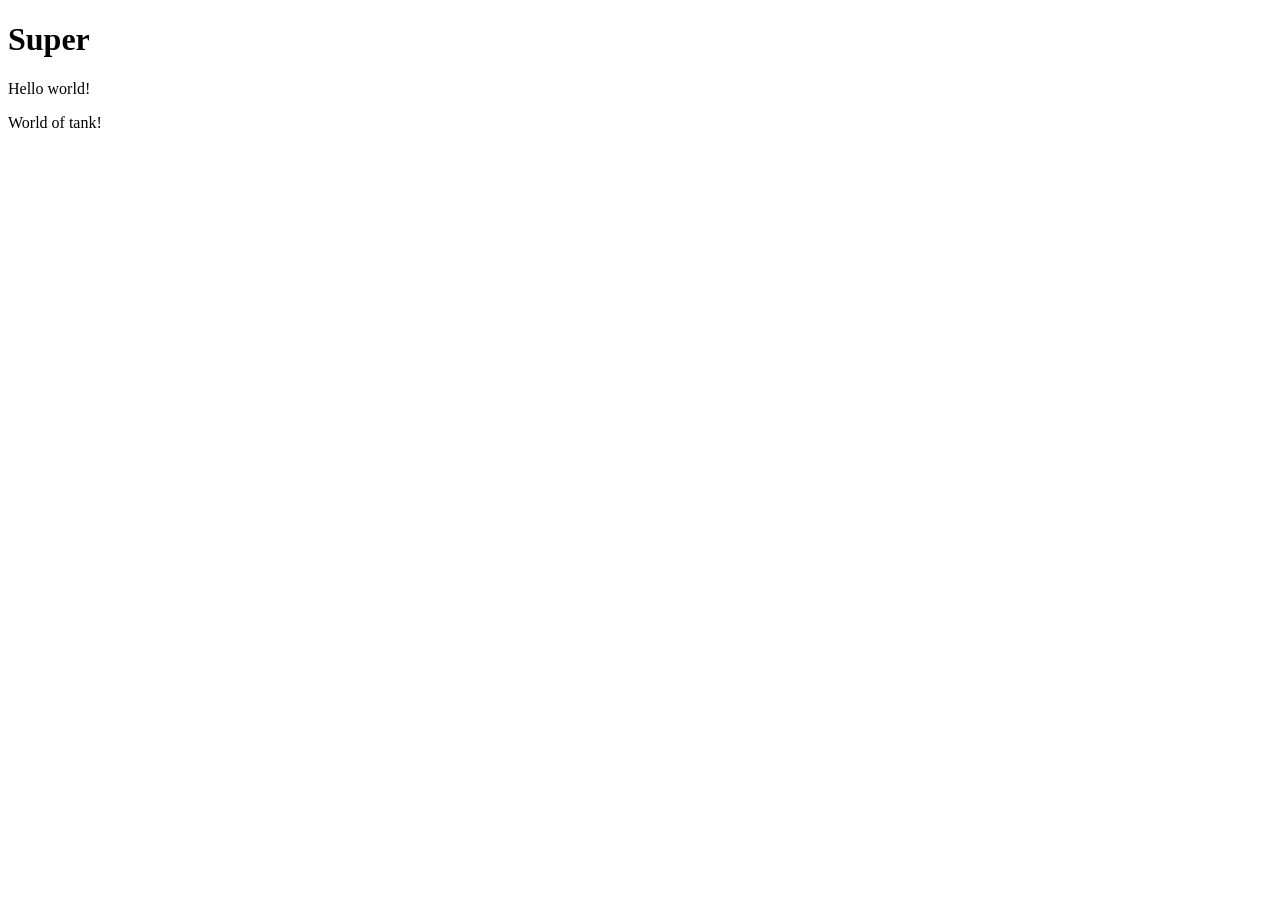
<file: js/index.html>
<!DOCTYPE html>
<html lang="en">
<head>
    <meta charset="UTF-8">
    <meta name="viewport" content="width=device-width, initial-scale=1.0">
    <title>Document</title>
</head>
<body>
    <script defer src="script.js"></script>
    <h1>Super</h1>
    <p>Hello world!</p>
    <p>World of tank!</p>
    <!--<script>
        alert(1);
    </script>-->
    
</body>
</html>
</file>
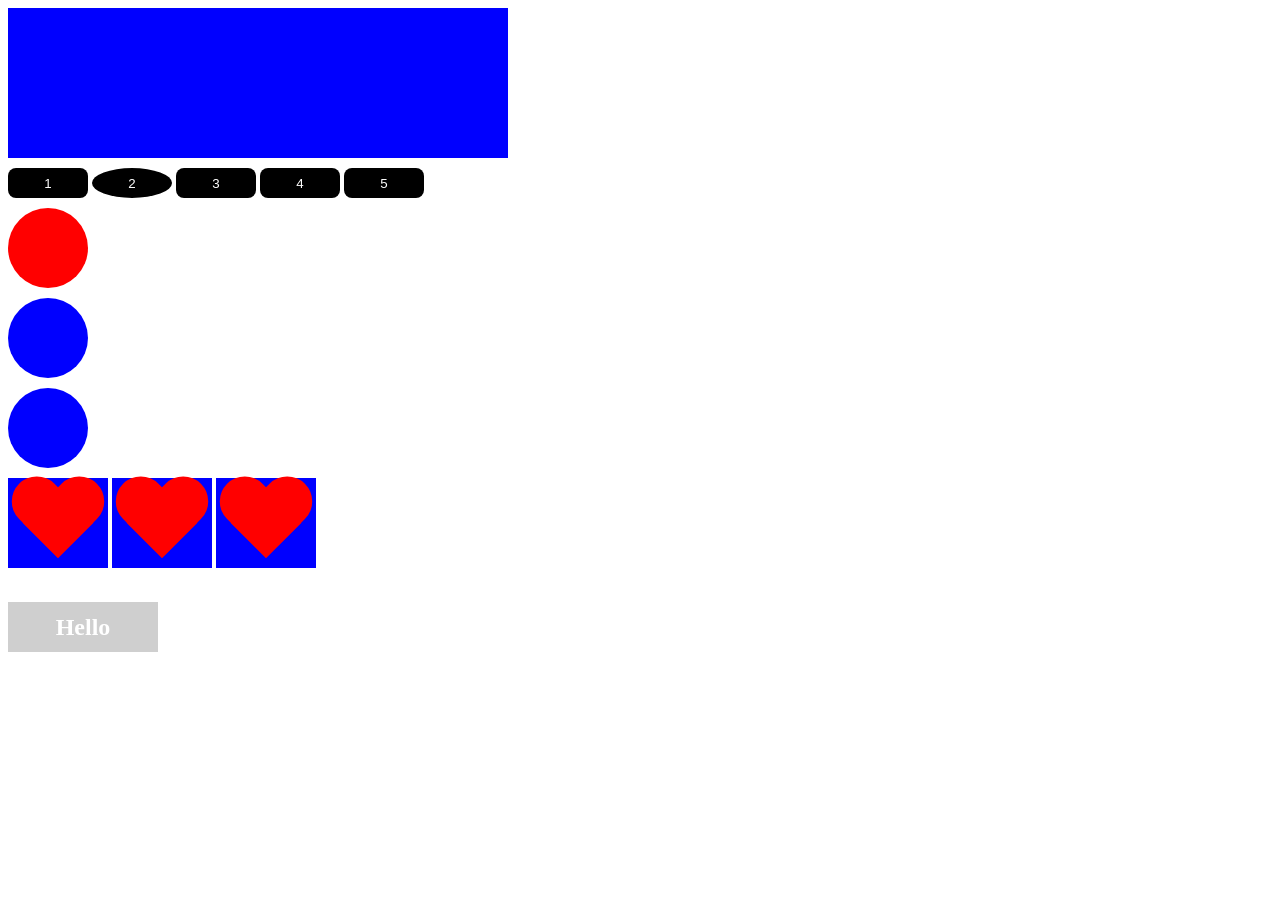
<file: js/elements/index.html>
<!DOCTYPE html>
<html lang="ru">
	<head>
		<meta charset="utf-8">
		<meta http-equiv="X-UA-Compatible" content="IE=edge">
		<title>JavaScript</title>
		<link rel="stylesheet" href="css/style.css">
	</head>
	<body>
		<div class="box" id="box"></div>
		<button>1</button>
		<button>2</button>
		<button>3</button>
		<button>4</button>
		<button>5</button>

		<div class="circle"></div>
		<div class="circle"></div>
		<div class="circle"></div>

		<div class="wrapper">
			<div class="heart"></div>
			<div class="heart"></div>
            <div class="heart"></div>
            
		</div>

		<script src="js/script.js"></script>
	</body>
</html>
</file>
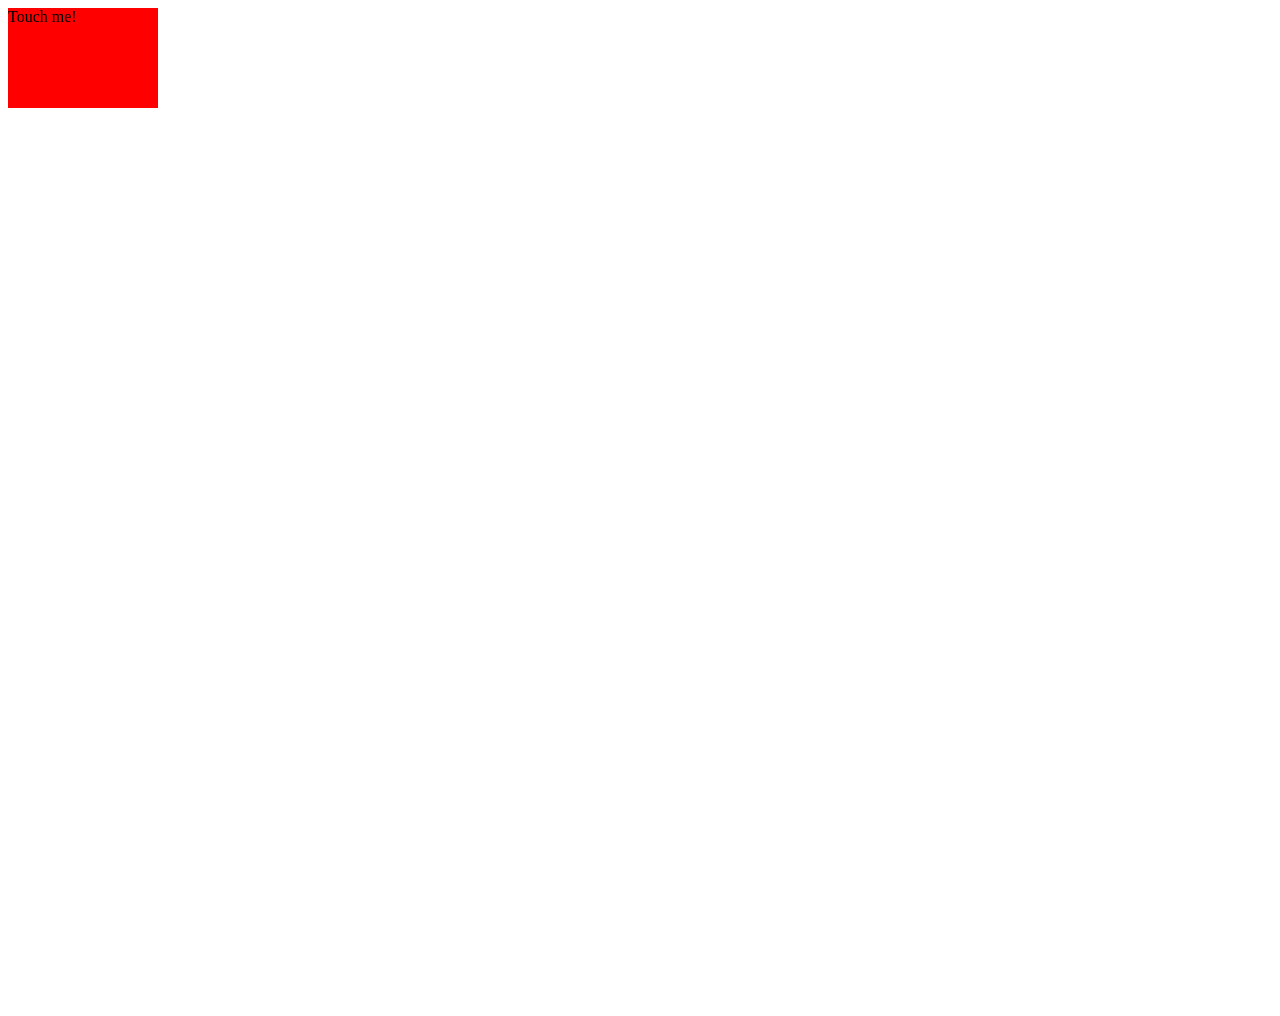
<file: js/lesson_34/index.html>
<!DOCTYPE html>
<html lang="en">
<head>
	<meta charset="UTF-8">
	<meta name="viewport" content="width=device-width, initial-scale=1, shrink-to-fit=no">
	<title>Document</title>
	<style>
		body {
			height: 1000px;
		}
		.box {
			width: 150px;
			height: 100px;
			background-color: red;
		}
	</style>
</head>
<body>
	
	<div class="box">
		Touch me!
	</div>

	<script src="script.js"></script>
</body>
</html>
</file>
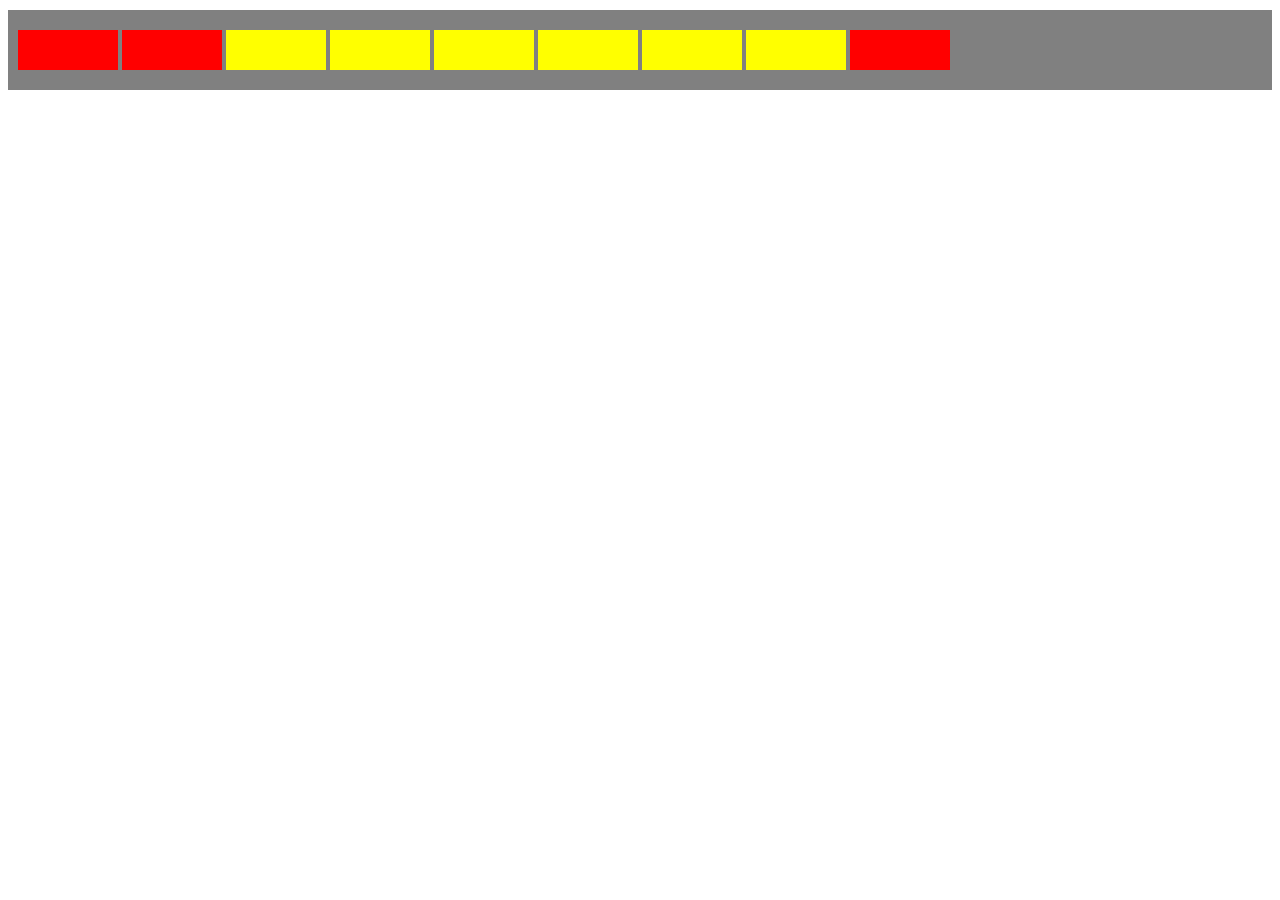
<file: js/lesson_37/index.html>
<!DOCTYPE html>
<html lang="ru">
  <head>
    <meta charset="utf-8">
    <meta http-equiv="X-UA-Compatible" content="IE=edge">
   	<title>JavaScript</title>
   	<link rel="stylesheet" href="style.css">
  </head>
  <body>

    <div id="first" class="btn-block">
      <button class="blue some"></button>
      <button></button>
      <button></button>
      <button></button>
      <button></button>
      <button></button>
      <button></button>
      <button></button>
    </div>
    
	<script src="script.js"></script>
  </body>
</html>
</file>
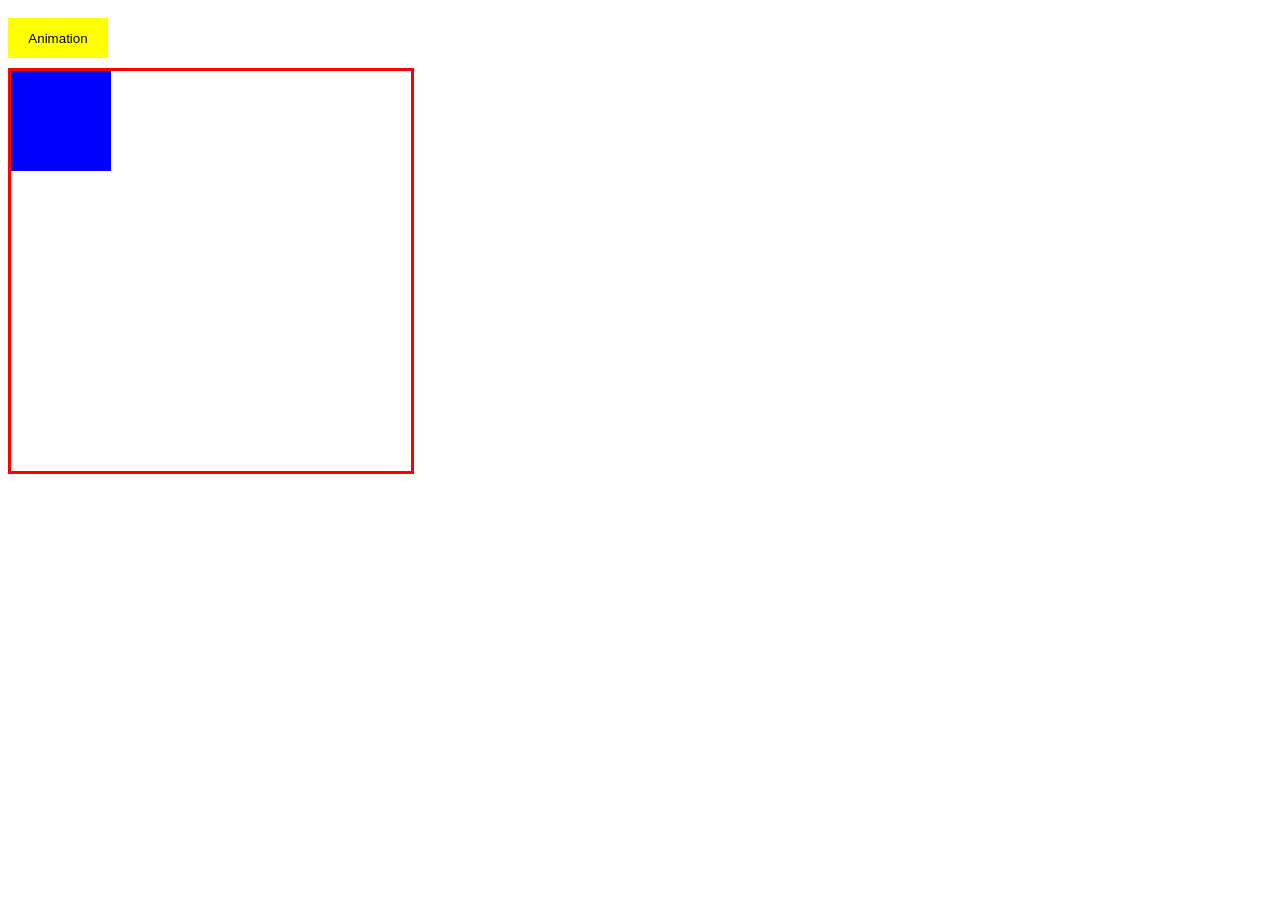
<file: js/lesson_39/index.html>
<!DOCTYPE html>
<html lang="ru">
  <head>
    <meta charset="utf-8">
    <meta http-equiv="X-UA-Compatible" content="IE=edge">
   	<title>Java Script</title>
   	<link rel="stylesheet" href="style.css">
  </head>
  <body>
    <button class="btn">Animation</button>
    <div class="wrapper">
        <div class="box"></div>
    </div>

	<script src="script.js"></script>
  </body>
</html>
</file>
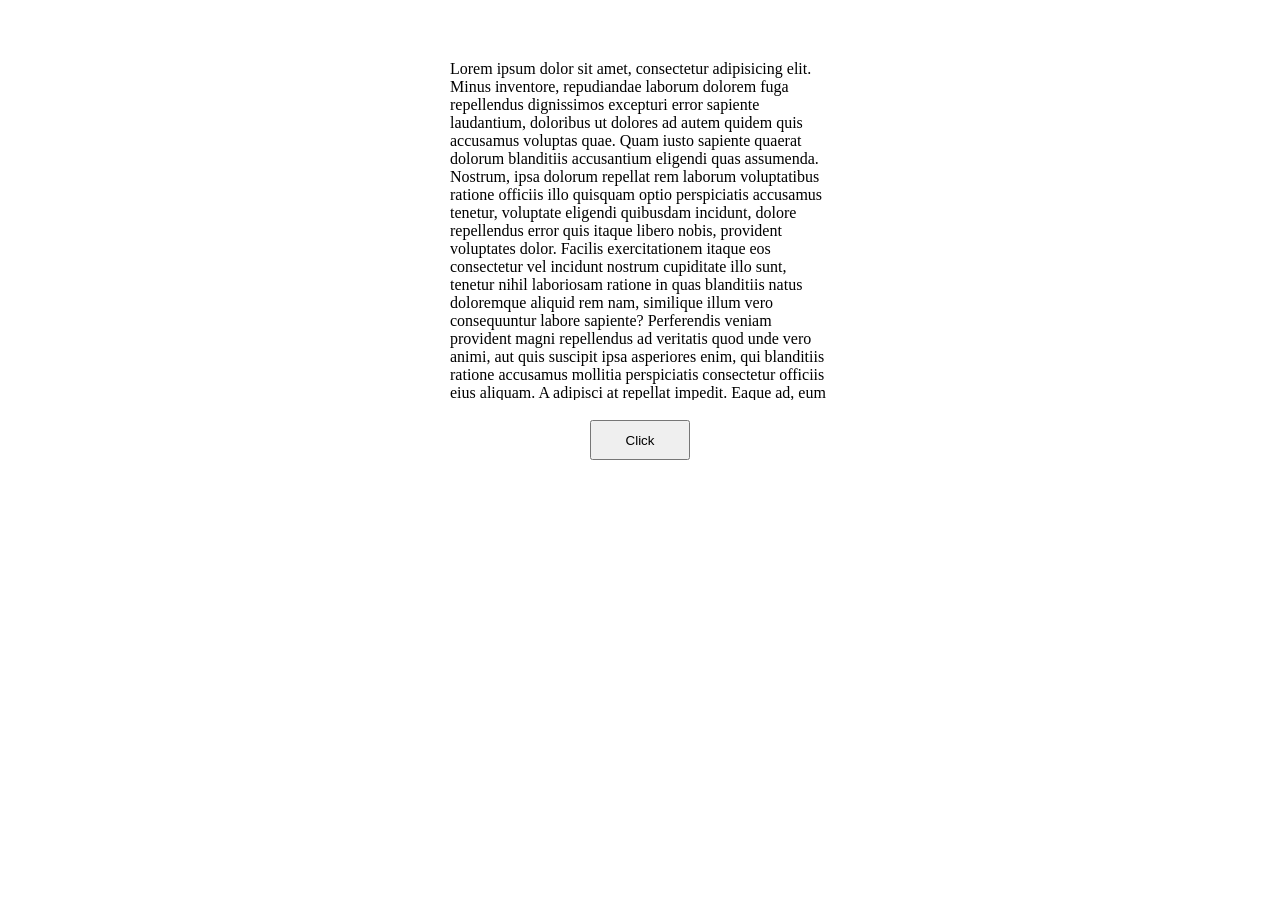
<file: js/lesson_42/index.html>
<!DOCTYPE html>
<html lang="ru">
  <head>
    <meta charset="utf-8">
    <meta http-equiv="X-UA-Compatible" content="IE=edge">
   	<title>JavaScript</title>
   	<link rel="stylesheet" href="style.css">
  </head>
  <body>
    
    <div class="box">Lorem ipsum dolor sit amet, consectetur adipisicing elit. Minus inventore, repudiandae laborum dolorem fuga repellendus dignissimos excepturi error sapiente laudantium, doloribus ut dolores ad autem quidem quis accusamus voluptas quae. Quam iusto sapiente quaerat dolorum blanditiis accusantium eligendi quas assumenda. Nostrum, ipsa dolorum repellat rem laborum voluptatibus ratione officiis illo quisquam optio perspiciatis accusamus tenetur, voluptate eligendi quibusdam incidunt, dolore repellendus error quis itaque libero nobis, provident voluptates dolor. Facilis exercitationem itaque eos consectetur vel incidunt nostrum cupiditate illo sunt, tenetur nihil laboriosam ratione in quas blanditiis natus doloremque aliquid rem nam, similique illum vero consequuntur labore sapiente? Perferendis veniam provident magni repellendus ad veritatis quod unde vero animi, aut quis suscipit ipsa asperiores enim, qui blanditiis ratione accusamus mollitia perspiciatis consectetur officiis eius aliquam. A adipisci at repellat impedit. Eaque ad, eum laudantium deserunt. Quis error voluptatem tempora quam ducimus aut, architecto odio voluptatum reiciendis. Atque error, deleniti similique non nam ratione. Perferendis, officiis mollitia laboriosam quam, nisi vel obcaecati vero dicta ducimus dolorum quas, excepturi consequatur fugiat sit minima repellendus quia aliquid numquam id autem unde dolorem quaerat odit. Harum eaque dolor dicta, accusantium deserunt eius deleniti nisi quas assumenda consectetur, odit modi exercitationem, officia doloribus quidem perferendis repellendus quos commodi eveniet cum beatae ea molestiae reprehenderit. Facilis, iste corporis earum. Nemo aliquam architecto error facilis amet, nihil sed excepturi necessitatibus rem delectus, omnis ipsa ut temporibus expedita quas natus ipsum fuga eum harum nisi facere cupiditate reiciendis! Id magnam blanditiis eligendi, nulla accusamus magni. Placeat quidem repellat explicabo minus esse numquam velit, accusantium a, cumque aperiam iure alias natus aliquam minima quas possimus assumenda quod, doloremque saepe perspiciatis nulla vero quibusdam voluptates. Nihil, aliquam maiores earum non similique quos? Quos cumque est illum assumenda perspiciatis, obcaecati atque doloribus cum soluta sit qui, deserunt reprehenderit quibusdam ratione odio similique a, quod cupiditate! Accusamus hic minus numquam, repellendus, ullam beatae itaque ad laudantium doloremque dolore error praesentium provident consequuntur consectetur culpa necessitatibus facere. Adipisci dignissimos fugiat consequuntur temporibus magni eius deleniti. Reiciendis, distinctio nesciunt modi repellendus aperiam quia dolore porro, pariatur eos. Ducimus iusto officiis cupiditate, error modi eius, dolores maxime a eaque tenetur? Quae nulla reprehenderit voluptatibus fugit cum distinctio hic libero maiores fugiat, atque amet qui cupiditate pariatur quaerat illo similique sunt doloribus modi reiciendis blanditiis in voluptatem esse. Hic voluptates atque beatae nihil ad perspiciatis repudiandae, consequuntur non nesciunt maiores alias eos odit, officiis inventore eaque aperiam voluptatibus. Fugiat eum esse nam saepe soluta ab accusamus nemo fuga aut, distinctio officia atque. Voluptatibus perspiciatis magni harum incidunt aliquid temporibus quas labore exercitationem. Alias mollitia magnam sequi, totam corrupti temporibus facere praesentium iste velit aliquam minus enim cupiditate rem. Iste molestiae maxime illum non accusantium voluptas blanditiis, quod consectetur, quidem est culpa voluptates obcaecati, ipsum ab natus vitae! Consectetur animi quae tenetur odio repellendus natus tempora ipsa culpa, inventore accusamus ea corporis doloribus id harum voluptatem, praesentium temporibus, explicabo totam mollitia molestiae est iusto vel repellat molestias. Repellat placeat voluptas quaerat eaque, illum dicta rerum numquam sunt!</div>
    <button>Click</button>
	<script src="script.js"></script>
  </body>
</html>
</file>
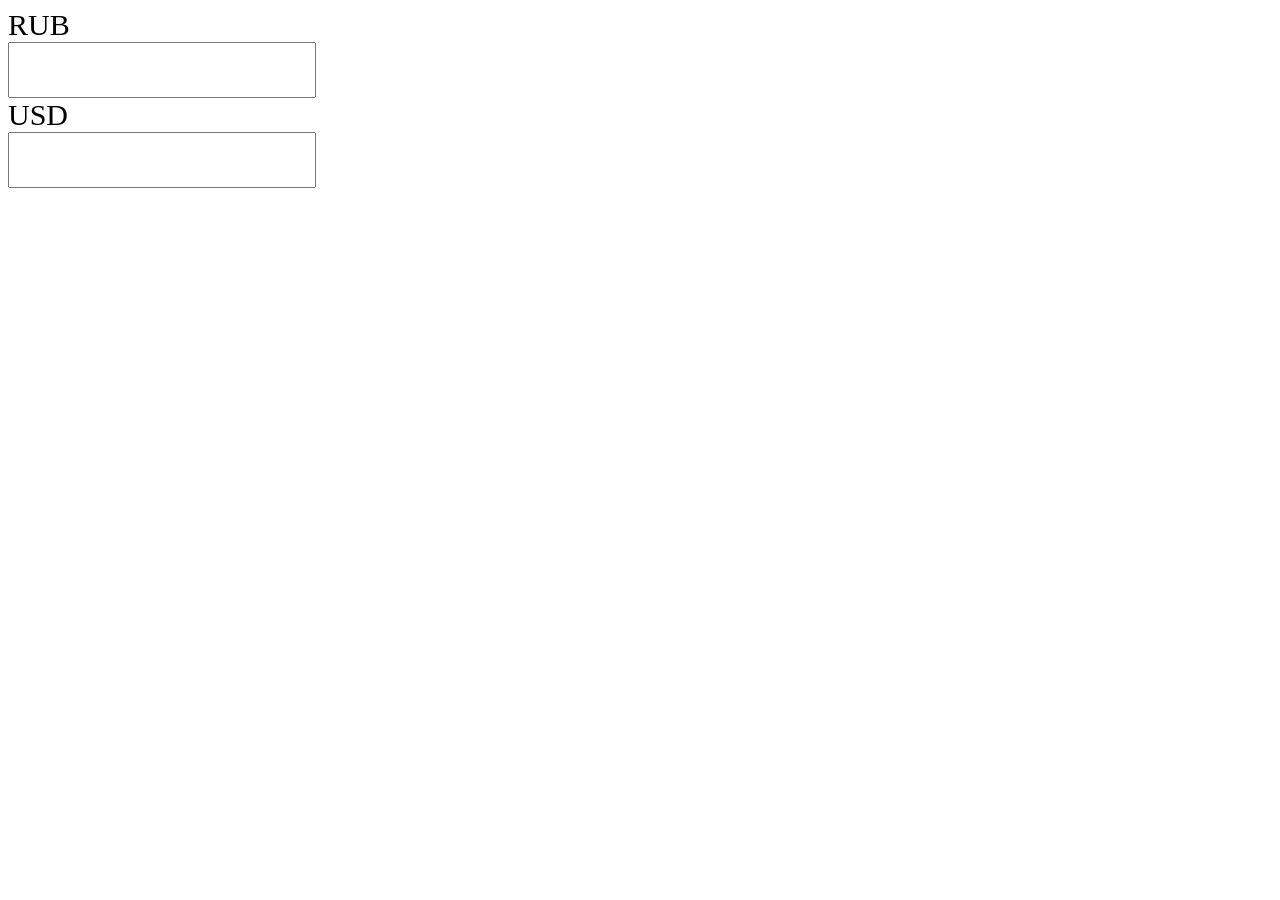
<file: js/lesson_52-53_Kalk_walut/index.html>
<!DOCTYPE html>
<html lang="en">
<head>
    <meta charset="UTF-8">
    <meta name="viewport" content="width=device-width, initial-scale=1.0">
    <meta http-equiv="X-UA-Compatible" content="ie=edge">
    <title>Calc</title>
    <style>
        label {
            display: block;
            font-size: 30px;
        }
        input {
            width: 300px;
            height: 50px;
            font-size: 30px;
        }
    </style>
</head>
<body>
    <label for="rub">RUB</label>
    <input id="rub" type="text">
    <label for="usd">USD</label>
    <input id="usd" type="text">
    <script src="js/script.js"></script>
</body>
</html>
</file>
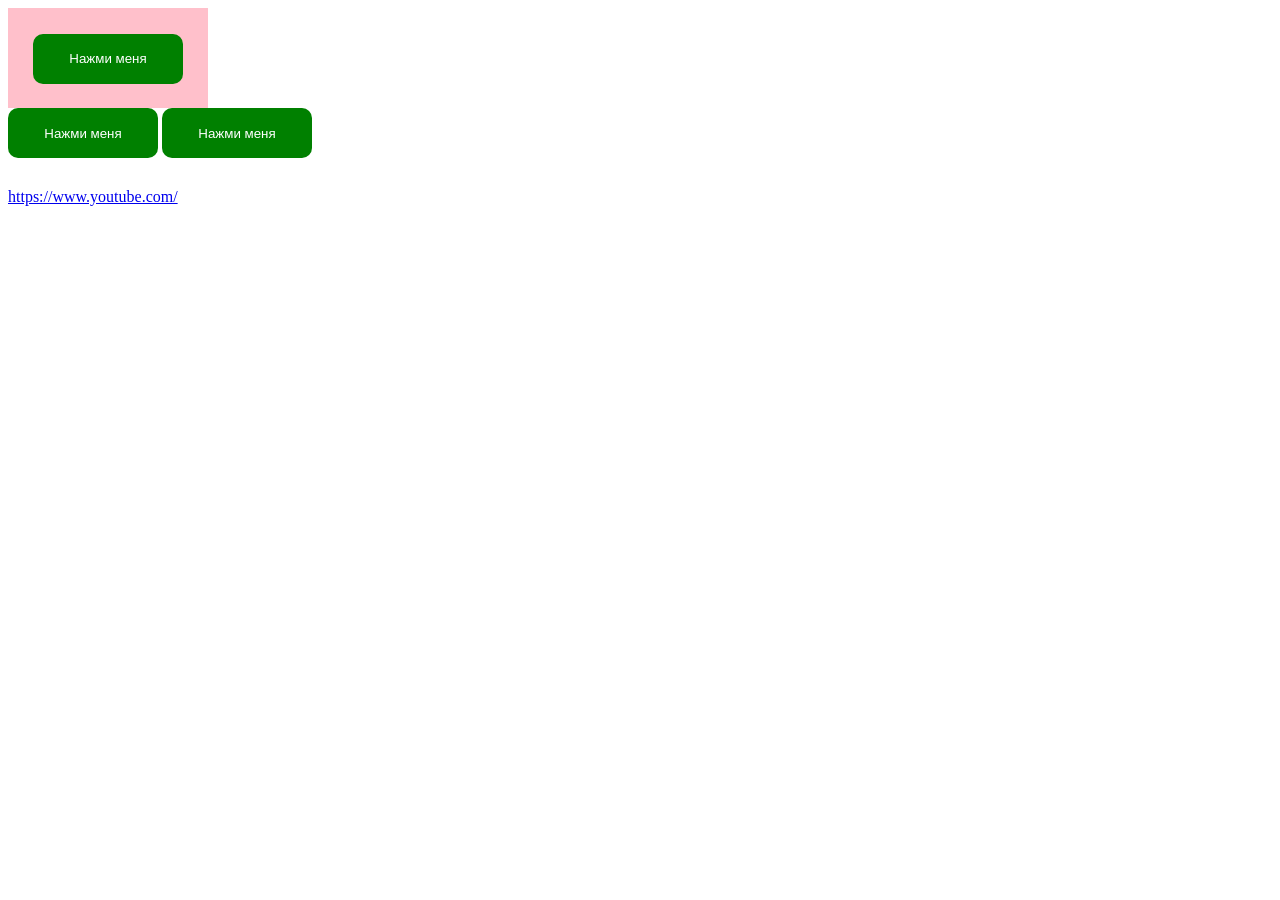
<file: js/preview/index.html>
<!DOCTYPE html>
<html lang="ru">
  <head>
		<meta charset="utf-8">
		<meta http-equiv="X-UA-Compatible" content="IE=edge">
		<title>JavaScript</title>
		<link rel="stylesheet" href="css.css">
  </head>
  <body>
        <div class="overlay">
			<button id="btn" >Нажми меня</button>
		</div>
		<button >Нажми меня</button>
		<button>Нажми меня</button>

    	<a href="https://www.youtube.com/">https://www.youtube.com/</a>

		<script src="script.js"></script>
  </body>
</html>
</file>
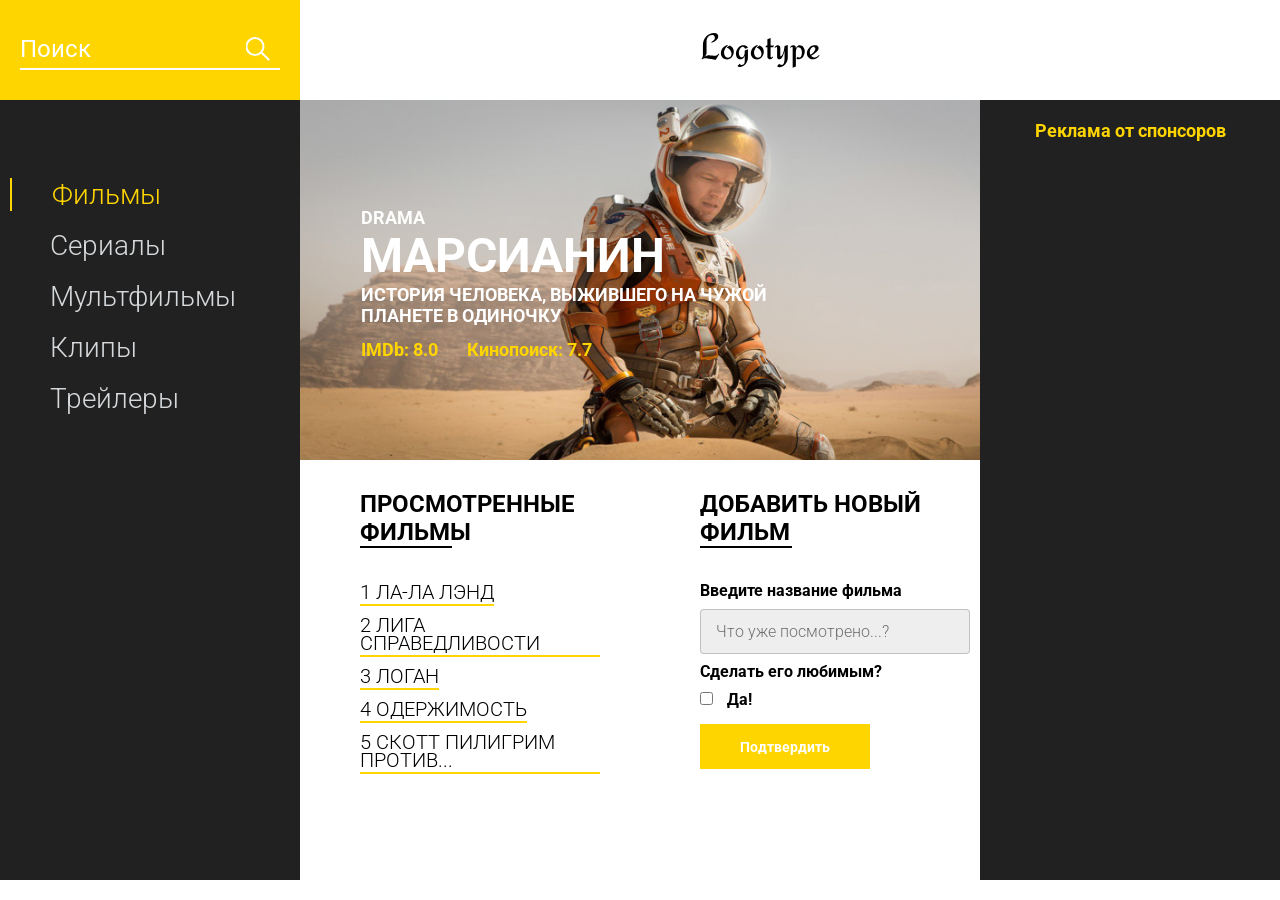
<file: js/project/index.html>
<!DOCTYPE html>
<html lang="en">
<head>
    <meta charset="UTF-8">
    <meta name="viewport" content="width=device-width, initial-scale=1.0">
    <title>Movie DB</title>
    <link href="https://fonts.googleapis.com/css?family=Roboto:300,400,700&display=swap&subset=cyrillic-ext" rel="stylesheet">
    <link rel="stylesheet" href="css/style.min.css">
</head>
<body>
    <header class="header">
        <div class="header__search">
            <form action="#">
                <input type="text" placeholder="Поиск">
            </form>
        </div>
        <div class="header__logo">
            <img src="icons/Logotype.svg" alt="logo">
        </div>
    </header>
    <main class="promo">
        <div class="promo__menu">
            <nav class="promo__menu-list">
                <ul>
                    <li><a class="promo__menu-item promo__menu-item_active" href="#">Фильмы</a></li>
                    <li><a class="promo__menu-item" href="#">Сериалы</a></li>
                    <li><a class="promo__menu-item" href="#">Мультфильмы</a></li>
                    <li><a class="promo__menu-item" href="#">Клипы</a></li>
                    <li><a class="promo__menu-item" href="#">Трейлеры</a></li>
                </ul>
            </nav>
        </div>
        <div class="promo__content">
            <div class="promo__bg">
                <div class="promo__genre">КОМЕДИЯ</div>
                <div class="promo__title">МАРСИАНИН</div>
                <div class="promo__descr">ИСТОРИЯ ЧЕЛОВЕКА, ВЫЖИВШЕГО НА ЧУЖОЙ ПЛАНЕТЕ В ОДИНОЧКУ</div>
                <div class="promo__ratings">
                    <span>IMDb: 8.0</span>
                    <span>Кинопоиск: 7.7</span>
                </div>
            </div>
            <div class="promo__interactive">
                <div>
                    <div class="promo__interactive-title">ПРОСМОТРЕННЫЕ ФИЛЬМЫ</div>
                    <ul class="promo__interactive-list">
                        <li class="promo__interactive-item">ЛОГАН
                            <div class="delete"></div>
                        </li>
                        <li class="promo__interactive-item">ЛИГА СПРАВЕДЛИВОСТИ
                            <div class="delete"></div>
                        </li>
                        <li class="promo__interactive-item">ЛА-ЛА ЛЭНД
                            <div class="delete"></div>
                        </li>
                        <li class="promo__interactive-item">ОДЕРЖИМОСТЬ
                            <div class="delete"></div>
                        </li>
                        <li class="promo__interactive-item">СКОТТ ПИЛИГРИМ ПРОТИВ...
                            <div class="delete"></div>
                        </li>
                    </ul>
                </div>
                <div>
                    <form class="add">
                        <div class="promo__interactive-title">ДОБАВИТЬ НОВЫЙ ФИЛЬМ</div>
                        <span>Введите название фильма</span>
                        <input class="adding__input" type="text" placeholder="Что уже посмотрено...?">
                        <span>Сделать его любимым?</span>
                        <input type="checkbox">
                        <span class="yes">Да!</span>
                        <button>Подтвердить</button>
                    </form>
                </div>
            </div>
        </div>
        <div class="promo__adv">
            <div class="promo__adv-title">Реклама от спонсоров</div>
            <img src="img/content_1.jpg" alt="some picture">
            <img src="img/content_2.jpg" alt="some picture">
            <img src="img/content_3.png" alt="some picture">
        </div>
    </main>

    <script src="js/script.js"></script>
</body>
</html>
</file>
<file: js/elements/css/style.css>
.box {
  width: 150px;
  height: 150px;
  background-color: red;
}
button {
	width: 80px;
	height: 30px;
	margin-top: 10px;
	border: none;
	border-radius: 8px;
	background-color: #000;
	color: #fff;
	cursor: pointer;
	outline: none;
}

.circle {
	width: 80px;
	height: 80px;
	background-color: blue;
	display: block;
	margin-top: 10px;
	border-radius: 100%;
}

.heart {
	display: inline-block;
    position: relative;
    width: 100px;
    height: 90px;
    margin-top: 10px;
}
.heart:before,
.heart:after {
    position: absolute;
    content: "";
    left: 50px;
    top: 0;
    width: 50px;
    height: 80px;
    background: red;
    -moz-border-radius: 50px 50px 0 0;
    border-radius: 50px 50px 0 0;
    -webkit-transform: rotate(-45deg);
       -moz-transform: rotate(-45deg);
        -ms-transform: rotate(-45deg);
         -o-transform: rotate(-45deg);
            transform: rotate(-45deg);
    -webkit-transform-origin: 0 100%;
       -moz-transform-origin: 0 100%;
        -ms-transform-origin: 0 100%;
         -o-transform-origin: 0 100%;
            transform-origin: 0 100%;
}
.heart:after {
    left: 0;
    -webkit-transform: rotate(45deg);
       -moz-transform: rotate(45deg);
        -ms-transform: rotate(45deg);
         -o-transform: rotate(45deg);
            transform: rotate(45deg);
    -webkit-transform-origin: 100% 100%;
       -moz-transform-origin: 100% 100%;
        -ms-transform-origin: 100% 100%;
         -o-transform-origin: 100% 100%;
            transform-origin :100% 100%;
}
.black{
	width: 150px;
	height: 50px;
	line-height: 50px;
	text-align: center;
	background-color: black;
	margin-bottom: 30px;
	margin-top: 30px;
	color: #fff;
}
</file>
<file: js/lesson_37/style.css>
.box {
  position: absolute;
  width: 100px;
  height: 100px;
  background-color: blue;
}
.wrapper {
  position: relative;
  width: 400px;
  height: 400px;
  border: 3px solid red;
}
.btn-block {
	padding: 10px;
	background-color: grey;
	margin-top: 10px;
}
button {
  margin-bottom: 10px;
  margin-top: 10px;
  width: 100px;
  height: 40px;
  background-color: yellow;
  border: none;
  transition: 0.3s all;
}

.blue {
    background-color: blue;
}

.red {
    background-color: red;
}
</file>
<file: js/lesson_39/style.css>
.box {
  position: absolute;
  width: 100px;
  height: 100px;
  background-color: blue;
}
.wrapper {
  position: relative;
  width: 400px;
  height: 400px;
  border: 3px solid red;
}
button {
  margin-bottom: 10px;
  margin-top: 10px;
  width: 100px;
  height: 40px;
  background-color: yellow;
  border: none;
}
</file>
<file: js/lesson_42/style.css>
.box {
box-sizing: border-box;
  width: 400px;
  height: 350px;
  overflow: scroll;
  margin: 0 auto;
  margin-top: 50px;
  padding: 10px;
}
button {
  width: 100px;
  height: 40px;
  display: block;
  margin: 0 auto;
  margin-top: 20px; 
}
</file>
<file: js/preview/css.css>
button {
  width: 150px;
  height: 50px;
  background-color: green;
  border: none;
  color: #fff;
  border-radius: 10px;
  outline: none;
  cursor: pointer;
  transition: 0.3s;
}
button:hover {
  transform: scale(0.95);
}
.overlay {
  background-color: pink;
  width: 200px;
  height: 100px;
  text-align: center;
  line-height: 100px;
}
a {
  display: block;
  margin-top: 30px;
}
</file>
<file: js/project/css/style.min.css>
*{-webkit-box-sizing:border-box;box-sizing:border-box;margin:0;padding:0;font-family:'Roboto', sans-serif}.header{display:-webkit-box;display:-ms-flexbox;display:flex;height:100px}.header__search{display:-webkit-box;display:-ms-flexbox;display:flex;-webkit-box-pack:center;-ms-flex-pack:center;justify-content:center;-webkit-box-align:center;-ms-flex-align:center;align-items:center;height:100%;width:300px;background:#FFD500}.header__search form{position:relative;width:260px;height:30px}.header__search form input{width:100%;border:none;border-bottom:2px solid #fff;background-color:transparent;color:#fff;font-size:24px;line-height:28px;padding-bottom:5px;outline:none}.header__search form input::-webkit-input-placeholder{color:#fff}.header__search form input:-ms-input-placeholder{color:#fff}.header__search form input::-ms-input-placeholder{color:#fff}.header__search form input::placeholder{color:#fff}.header__search form:after{content:'';display:block;position:absolute;top:2px;right:10px;background:url("../icons/search.svg") center center/cover no-repeat;width:24px;height:24px}.header__logo{display:-webkit-box;display:-ms-flexbox;display:flex;-webkit-box-pack:center;-ms-flex-pack:center;justify-content:center;-webkit-box-align:center;-ms-flex-align:center;align-items:center;height:100%;width:calc(100% - 360px)}.promo{height:780px;display:-webkit-box;display:-ms-flexbox;display:flex}.promo__menu{width:300px;height:100%;background:#212121;padding:60px 0 0 10px}.promo__menu-item{display:block;font-size:28px;line-height:33px;color:#D6D9DC;text-decoration:none;font-weight:300;padding-left:40px;margin-top:18px}.promo__menu-item:hover{color:#FFD500}.promo__menu-item_active{border-left:2px solid  #FFD500;color:#FFD500}.promo__content{width:calc(100% - 600px)}.promo__bg{height:360px;background:url("../img/mars.webp") center center/cover no-repeat;background-position:top;padding:107px 0 0 61px}.promo__genre{font-weight:bold;font-size:18px;line-height:21px;color:#FFFFFF;text-transform:uppercase}.promo__title{font-weight:bold;font-size:48px;line-height:56px;color:#FFFFFF;text-transform:uppercase}.promo__descr{width:481px;font-weight:bold;font-size:18px;line-height:21px;color:#FFFFFF;text-transform:uppercase}.promo__ratings{margin-top:13px}.promo__ratings span{font-weight:bold;font-size:18px;line-height:21px;color:#FFD500;margin-right:25px}.promo__interactive{display:-webkit-box;display:-ms-flexbox;display:flex}.promo__interactive>div{width:50%;padding:30px 0 0 60px}.promo__interactive-title{display:inline-block;font-weight:bold;font-size:24px;line-height:28px;color:#000000}.promo__interactive-title:after{content:'';display:block;width:33%;height:2px;background-color:#000}.promo__interactive-list{list-style-type:none;margin-top:35px;display:-webkit-box;display:-ms-flexbox;display:flex;-webkit-box-orient:vertical;-webkit-box-direction:normal;-ms-flex-direction:column;flex-direction:column;-webkit-box-align:start;-ms-flex-align:start;align-items:flex-start}.promo__interactive-item{display:inline-block;position:relative;font-weight:300;font-size:20px;line-height:18px;color:#000000;margin-bottom:15px;padding-right:40px;text-transform:uppercase}.promo__interactive-item span{display:block;position:absolute;left:-30px;top:50%;-webkit-transform:translateY(-50%);transform:translateY(-50%);width:20px;height:20px;background:url("../icons/Star.svg") center center/cover no-repeat}.promo__interactive-item:before{content:'';position:absolute;bottom:-5px;display:block;width:calc(100% - 40px);height:2px;background-color:#FFD500}.promo__interactive-item:hover .delete{content:'';display:block;position:absolute;right:0px;top:50%;-webkit-transform:translateY(-50%);transform:translateY(-50%);width:20px;height:20px;background:url("../icons/trash.png") center center/cover no-repeat;cursor:pointer}.promo__interactive .add .promo__interactive-title{margin-bottom:25px}.promo__interactive .add span{display:block;margin:10px 0;font-weight:bold;font-size:16px;line-height:16px;color:#000000}.promo__interactive .add .yes{display:inline;margin-left:10px}.promo__interactive .add input[type="text"]{width:270px;height:45px;line-height:50px;font-size:16px;background:rgba(196,196,196,0.29);border:1px solid rgba(0,0,0,0.19);padding:0 15px;outline:none;border-radius:4px}.promo__interactive .add input[type="text"]::-webkit-input-placeholder{font-weight:300;font-size:16px;color:rgba(0,0,0,0.53)}.promo__interactive .add input[type="text"]:-ms-input-placeholder{font-weight:300;font-size:16px;color:rgba(0,0,0,0.53)}.promo__interactive .add input[type="text"]::-ms-input-placeholder{font-weight:300;font-size:16px;color:rgba(0,0,0,0.53)}.promo__interactive .add input[type="text"]::placeholder{font-weight:300;font-size:16px;color:rgba(0,0,0,0.53)}.promo__interactive .add button{display:block;margin-top:15px;width:170px;height:45px;background:#FFD500;font-weight:bold;font-size:14px;line-height:14px;color:#FFFFFF;border:none;outline:none;cursor:pointer}.promo__interactive .add button:active{-webkit-transform:scale(0.95);transform:scale(0.95)}.promo__adv{background:#212121;width:300px;height:100%}.promo__adv-title{font-weight:bold;font-size:18px;line-height:21px;color:#FFD500;margin:20px 0;text-align:center}.promo__adv img{width:100%;margin-bottom:10px}
/*# sourceMappingURL=style.min.css.map */
</file>
